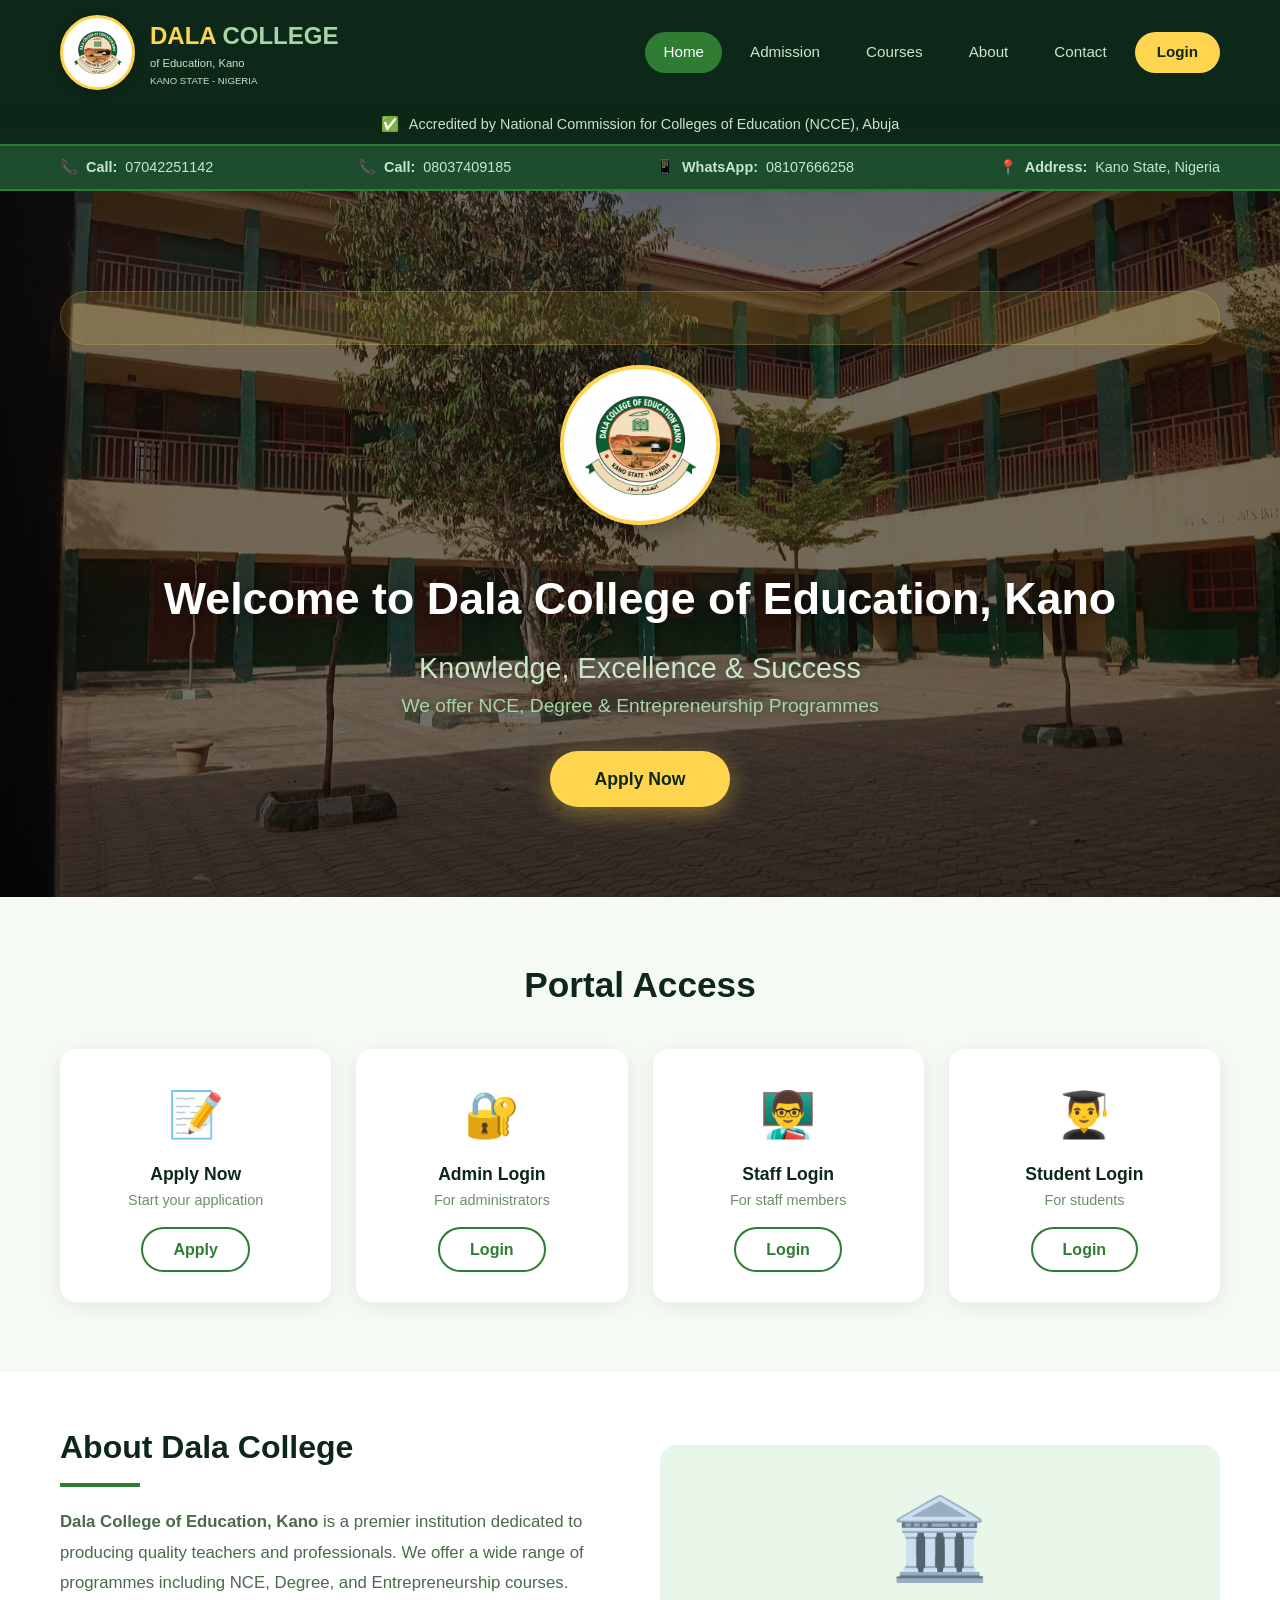
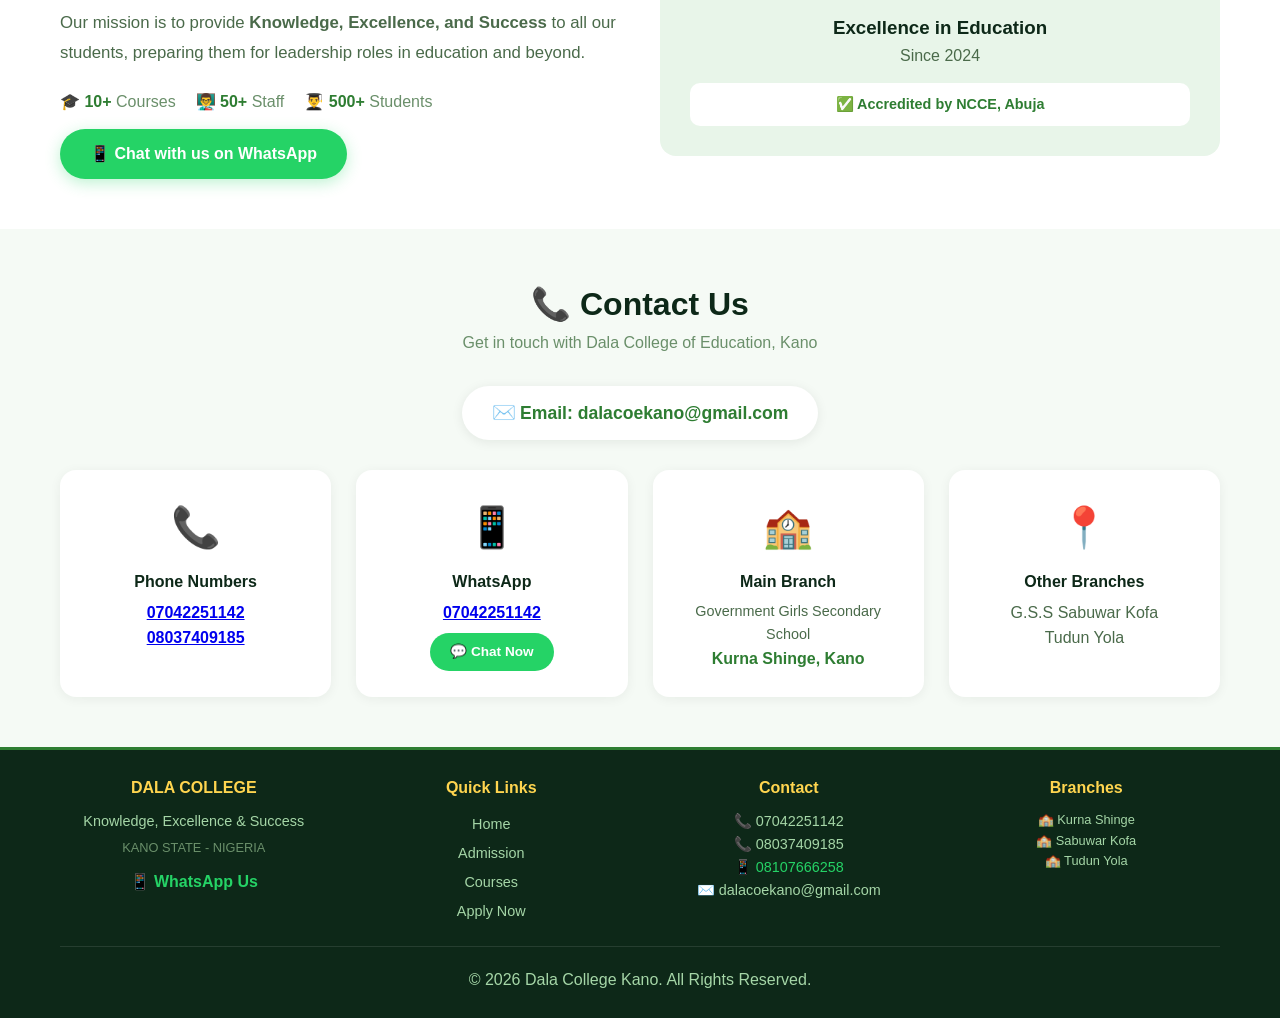
<file: index.html>
<!DOCTYPE html>
<html lang="ha">
<head>
    <meta charset="UTF-8">
    <meta name="viewport" content="width=device-width, initial-scale=1.0">
    <title>Dala College of Education, Kano</title>
    <link rel="stylesheet" href="style.css">
</head>
<body>

    <!-- TOP BAR -->
    <div class="topbar">
        <div class="container">
            <div class="logo">
                <!-- LOGO - CIRCULAR -->
                <img src="images/dala-logo.png" alt="Dala College Logo" class="logo-img" onerror="this.style.display='none'">
                <div class="logo-text">
                    <span class="logo-title">DALA <span>COLLEGE</span></span>
                    <span class="logo-sub">of Education, Kano</span>
                    <span class="logo-sub" style="font-size: 0.6rem; color: #c8e6c9;">KANO STATE - NIGERIA</span>
                </div>
            </div>
            <nav>
                <a href="index.html" class="active">Home</a>
                <a href="admission.html">Admission</a>
                <a href="courses.html">Courses</a>
                <a href="#about">About</a>
                <a href="#contact">Contact</a>
                <a href="login.php" class="btn-nav">Login</a>
            </nav>
        </div>
    </div>

    <!-- ACCREDITATION BAR -->
    <div class="accreditation-bar">
        <div class="container">
            <div class="accreditation-content">
                <span>✅</span>
                <span>Accredited by National Commission for Colleges of Education (NCCE), Abuja</span>
            </div>
        </div>
    </div>

    <!-- QUICK CONTACT BAR -->
    <div class="quick-contact">
        <div class="container">
            <div class="contact-items">
                <div class="contact-item">📞 <strong>Call:</strong> <a href="tel:07042251142">07042251142</a></div>
                <div class="contact-item">📞 <strong>Call:</strong> <a href="tel:08037409185">08037409185</a></div>
                <div class="contact-item">📱 <strong>WhatsApp:</strong> <a href="https://wa.me/07042251142" target="_blank">08107666258</a></div>
                <div class="contact-item">📍 <strong>Address:</strong> Kano State, Nigeria</div>
            </div>
        </div>
    </div>

    <!-- HERO SECTION -->
    <section class="hero">
        <div class="hero-slider">
            <div class="slide active" style="background-image: url('images/school-banner.jpg');"></div>
            <div class="slide" style="background-image: url('images/school-banner (1).jpg');"></div>
        </div>
        <div class="hero-overlay"></div>
        <div class="container">
            <div class="hero-content">

                <!-- SLIDING / MOVING TEXT (MARQUEE) -->
                <div class="hero-marquee">
                    <span>📢 Welcome to Dala College of Education, Kano - Knowledge, Excellence & Success 🎓</span>
                </div>

                <!-- LOGO A CIKIN HERO - CIRCULAR -->
                <div class="hero-logo">
                    <img src="images/dala-logo.png" alt="Dala College Logo" class="hero-logo-img" onerror="this.style.display='none'">
                </div>

                <h1>Welcome to Dala College of Education, Kano</h1>
                <p class="subtitle">Knowledge, Excellence & Success</p>
                <p class="description">We offer NCE, Degree & Entrepreneurship Programmes</p>
                
                <a href="apply.php" class="btn-primary">Apply Now</a>
            </div>
        </div>
    </section>

    <!-- PORTAL SECTION -->
    <section class="portal">
        <div class="container">
            <h2>Portal Access</h2>
            <div class="portal-grid">
                <div class="portal-card">
                    <span class="icon">📝</span>
                    <h3>Apply Now</h3>
                    <p>Start your application</p>
                    <a href="apply.php" class="btn-outline">Apply</a>
                </div>
                <div class="portal-card">
                    <span class="icon">🔐</span>
                    <h3>Admin Login</h3>
                    <p>For administrators</p>
                    <a href="login.php" class="btn-outline">Login</a>
                </div>
                <div class="portal-card">
                    <span class="icon">👨‍🏫</span>
                    <h3>Staff Login</h3>
                    <p>For staff members</p>
                    <a href="staff_login.html" class="btn-outline">Login</a>
                </div>
                <div class="portal-card">
                    <span class="icon">👨‍🎓</span>
                    <h3>Student Login</h3>
                    <p>For students</p>
                    <a href="login.php" class="btn-outline">Login</a>
                </div>
            </div>
        </div>
    </section>

    <!-- ABOUT SECTION -->
    <section id="about" style="padding: 50px 20px; background: white;">
        <div class="container">
            <div style="display: grid; grid-template-columns: 1fr 1fr; gap: 40px; align-items: center;">
                <div>
                    <h2 style="color: #0d2818; font-size: 2rem;">About Dala College</h2>
                    <div style="width: 80px; height: 4px; background: #2e7d32; margin: 10px 0 20px;"></div>
                    <p style="color: #4a6a4a; line-height: 1.8; font-size: 1.05rem;">
                        <strong>Dala College of Education, Kano</strong> is a premier institution dedicated to producing 
                        quality teachers and professionals. We offer a wide range of programmes including 
                        NCE, Degree, and Entrepreneurship courses.
                    </p>
                    <p style="color: #4a6a4a; line-height: 1.8; font-size: 1.05rem; margin-top: 10px;">
                        Our mission is to provide <strong>Knowledge, Excellence, and Success</strong> 
                        to all our students, preparing them for leadership roles in education and beyond.
                    </p>
                    <div style="margin-top: 20px; display: flex; gap: 20px; flex-wrap: wrap;">
                        <div><strong style="color: #2e7d32;">🎓 10+</strong> <span style="color: #6a8f6a;">Courses</span></div>
                        <div><strong style="color: #2e7d32;">👨‍🏫 50+</strong> <span style="color: #6a8f6a;">Staff</span></div>
                        <div><strong style="color: #2e7d32;">👨‍🎓 500+</strong> <span style="color: #6a8f6a;">Students</span></div>
                    </div>
                    <div style="margin-top: 15px;">
                        <a href="https://wa.me/2347042251142" target="_blank" class="btn-whatsapp">
                            📱 Chat with us on WhatsApp
                        </a>
                    </div>
                </div>
                <div style="background: #e8f5e9; padding: 30px; border-radius: 16px; text-align: center;">
                    <span style="font-size: 5rem;">🏛️</span>
                    <h3 style="color: #0d2818; margin-top: 10px;">Excellence in Education</h3>
                    <p style="color: #4a6a4a;">Since 2024</p>
                    <div style="margin-top: 15px; padding: 10px; background: white; border-radius: 10px;">
                        <p style="color: #2e7d32; font-weight: 600; font-size: 0.9rem;">✅ Accredited by NCCE, Abuja</p>
                    </div>
                </div>
            </div>
        </div>
    </section>

    <!-- CONTACT SECTION -->
    <section id="contact" style="padding: 50px 20px; background: #f5faf5;">
        <div class="container">
            <h2 style="text-align: center; color: #0d2818; font-size: 2rem;">📞 Contact Us</h2>
            <p style="text-align: center; color: #6a8f6a; margin-bottom: 30px;">Get in touch with Dala College of Education, Kano</p>
            
            <div style="text-align: center; margin-bottom: 30px;">
                <div style="display: inline-block; background: white; padding: 12px 30px; border-radius: 50px; box-shadow: 0 2px 12px rgba(0,30,0,0.08);">
                    <span style="font-size: 1.2rem;">✉️</span>
                    <span style="color: #2e7d32; font-weight: 600; font-size: 1.1rem;">Email: dalacoekano@gmail.com</span>
                </div>
            </div>

            <div style="display: grid; grid-template-columns: repeat(auto-fit, minmax(250px, 1fr)); gap: 25px;">
                <div style="background: white; padding: 25px; border-radius: 16px; text-align: center; box-shadow: 0 2px 12px rgba(0,30,0,0.06);">
                    <span style="font-size: 2.5rem;">📞</span>
                    <h4 style="color: #0d2818; margin: 10px 0 5px;">Phone Numbers</h4>
                    <p style="color: #2e7d32; font-weight: 600;"><a href="tel:07042251142">07042251142</a></p>
                    <p style="color: #2e7d32; font-weight: 600;"><a href="tel:08037409185">08037409185</a></p>
                </div>
                <div style="background: white; padding: 25px; border-radius: 16px; text-align: center; box-shadow: 0 2px 12px rgba(0,30,0,0.06);">
                    <span style="font-size: 2.5rem;">📱</span>
                    <h4 style="color: #0d2818; margin: 10px 0 5px;">WhatsApp</h4>
                    <p style="color: #2e7d32; font-weight: 600;">
                        <a href="https://wa.me/2347042251142" target="_blank">07042251142</a>
                    </p>
                    <a href="https://wa.me/2347042251142" target="_blank" class="btn-whatsapp-small">
                        💬 Chat Now
                    </a>
                </div>
                <div style="background: white; padding: 25px; border-radius: 16px; text-align: center; box-shadow: 0 2px 12px rgba(0,30,0,0.06);">
                    <span style="font-size: 2.5rem;">🏫</span>
                    <h4 style="color: #0d2818; margin: 10px 0 5px;">Main Branch</h4>
                    <p style="color: #4a6a4a; font-size: 0.9rem;">Government Girls Secondary School</p>
                    <p style="color: #2e7d32; font-weight: 600;">Kurna Shinge, Kano</p>
                </div>
                <div style="background: white; padding: 25px; border-radius: 16px; text-align: center; box-shadow: 0 2px 12px rgba(0,30,0,0.06);">
                    <span style="font-size: 2.5rem;">📍</span>
                    <h4 style="color: #0d2818; margin: 10px 0 5px;">Other Branches</h4>
                    <p style="color: #4a6a4a;">G.S.S Sabuwar Kofa</p>
                    <p style="color: #4a6a4a;">Tudun Yola</p>
                </div>
            </div>
        </div>
    </section>

    <!-- FOOTER -->
    <footer>
        <div class="container">
            <div style="display: grid; grid-template-columns: repeat(auto-fit, minmax(200px, 1fr)); gap: 30px; padding-bottom: 20px; border-bottom: 1px solid rgba(255,255,255,0.1); margin-bottom: 20px;">
                <div>
                    <h4 style="color: #ffd54f; margin-bottom: 10px;">DALA COLLEGE</h4>
                    <p style="color: #a5d6a7; font-size: 0.9rem;">Knowledge, Excellence & Success</p>
                    <p style="color: #6a8f6a; font-size: 0.8rem; margin-top: 5px;">KANO STATE - NIGERIA</p>
                    <a href="https://wa.me/2347042251142 target="_blank" style="display:inline-block; margin-top:10px; color:#25D366; font-weight:600;">📱 WhatsApp Us</a>
                </div>
                <div>
                    <h4 style="color: #ffd54f; margin-bottom: 10px;">Quick Links</h4>
                    <a href="index.html" style="color: #a5d6a7; display: block; font-size: 0.9rem; text-decoration: none; padding: 3px 0;">Home</a>
                    <a href="admission.html" style="color: #a5d6a7; display: block; font-size: 0.9rem; text-decoration: none; padding: 3px 0;">Admission</a>
                    <a href="courses.html" style="color: #a5d6a7; display: block; font-size: 0.9rem; text-decoration: none; padding: 3px 0;">Courses</a>
                    <a href="apply.php" style="color: #a5d6a7; display: block; font-size: 0.9rem; text-decoration: none; padding: 3px 0;">Apply Now</a>
                </div>
                <div>
                    <h4 style="color: #ffd54f; margin-bottom: 10px;">Contact</h4>
                    <p style="color: #a5d6a7; font-size: 0.9rem;">📞 <a href="tel:07042251142" style="color:#a5d6a7;">07042251142</a></p>
                    <p style="color: #a5d6a7; font-size: 0.9rem;">📞 <a href="tel:08037409185" style="color:#a5d6a7;">08037409185</a></p>
                    <p style="color: #a5d6a7; font-size: 0.9rem;">📱 <a href="https://wa.me/2348107666258" target="_blank" style="color:#25D366;">08107666258</a></p>
                    <p style="color: #a5d6a7; font-size: 0.9rem;">✉️ dalacoekano@gmail.com</p>
                </div>
                <div>
                    <h4 style="color: #ffd54f; margin-bottom: 10px;">Branches</h4>
                    <p style="color: #a5d6a7; font-size: 0.8rem;">🏫 Kurna Shinge</p>
                    <p style="color: #a5d6a7; font-size: 0.8rem;">🏫 Sabuwar Kofa</p>
                    <p style="color: #a5d6a7; font-size: 0.8rem;">🏫 Tudun Yola</p>
                </div>
            </div>
            <p>© 2026 Dala College Kano. All Rights Reserved.</p>
        </div>
    </footer>

    <!-- JAVASCRIPT FOR SLIDING BANNER -->
    <script>
        let slideIndex = 0;
        const slides = document.querySelectorAll('.slide');

        function showSlides() {
            slides.forEach(slide => {
                slide.classList.remove('active');
            });
            
            slideIndex++;
            if (slideIndex > slides.length) {
                slideIndex = 1;
            }
            
            slides[slideIndex - 1].classList.add('active');
            setTimeout(showSlides, 5000);
        }

        if (slides.length > 0) {
            showSlides();
        }
    </script>

</body>
</html>
</file>
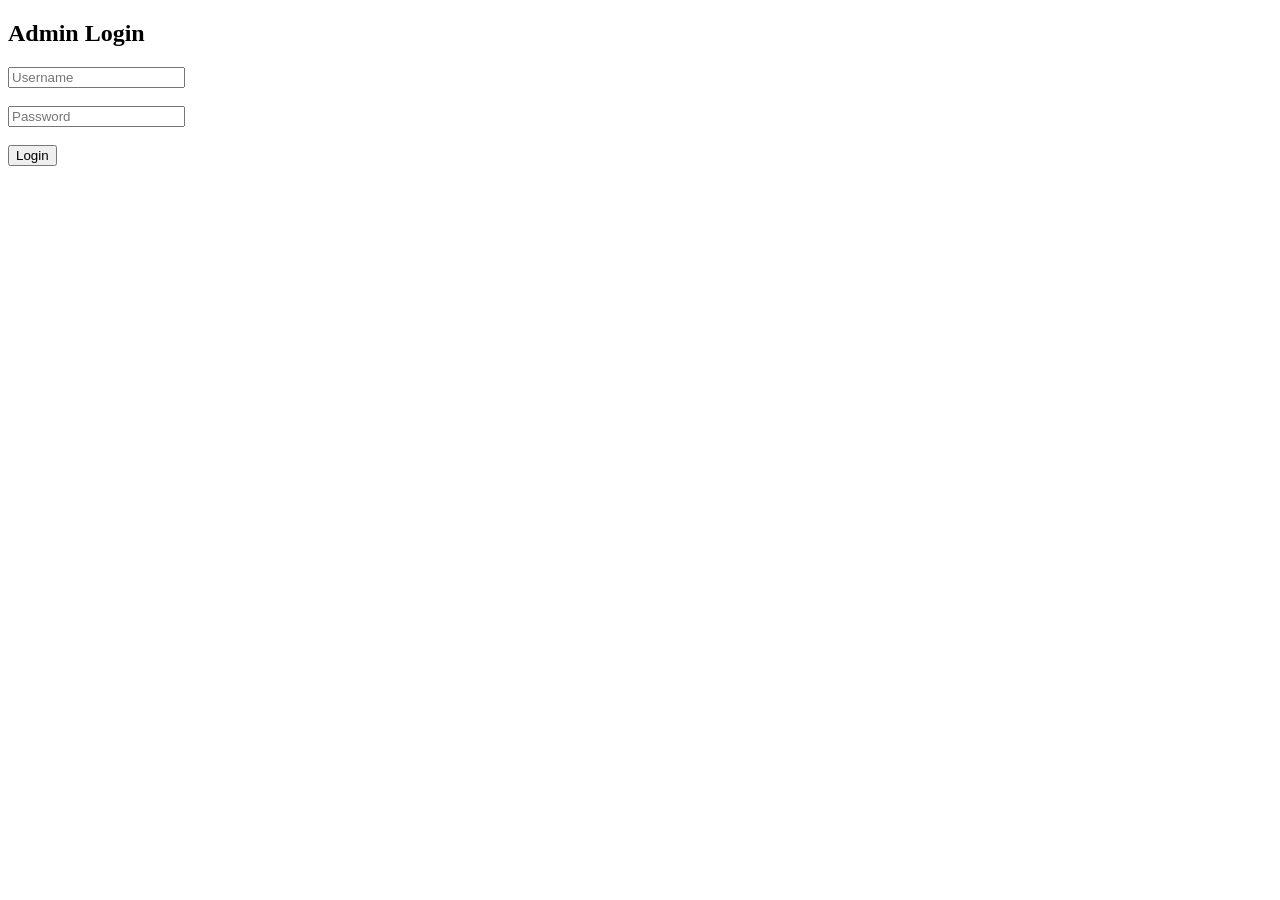
<file: admin.html>
<!DOCTYPE html>
<html>
<head>
    <title>Admin Login</title>
</head>
<body>

<h2>Admin Login</h2>

<form action="login.php" method="POST">
    <input type="text" name="username" placeholder="Username"><br><br>
    <input type="password" name="password" placeholder="Password"><br><br>
    <button type="submit">Login</button>
</form>

</body>
</html>
</file>
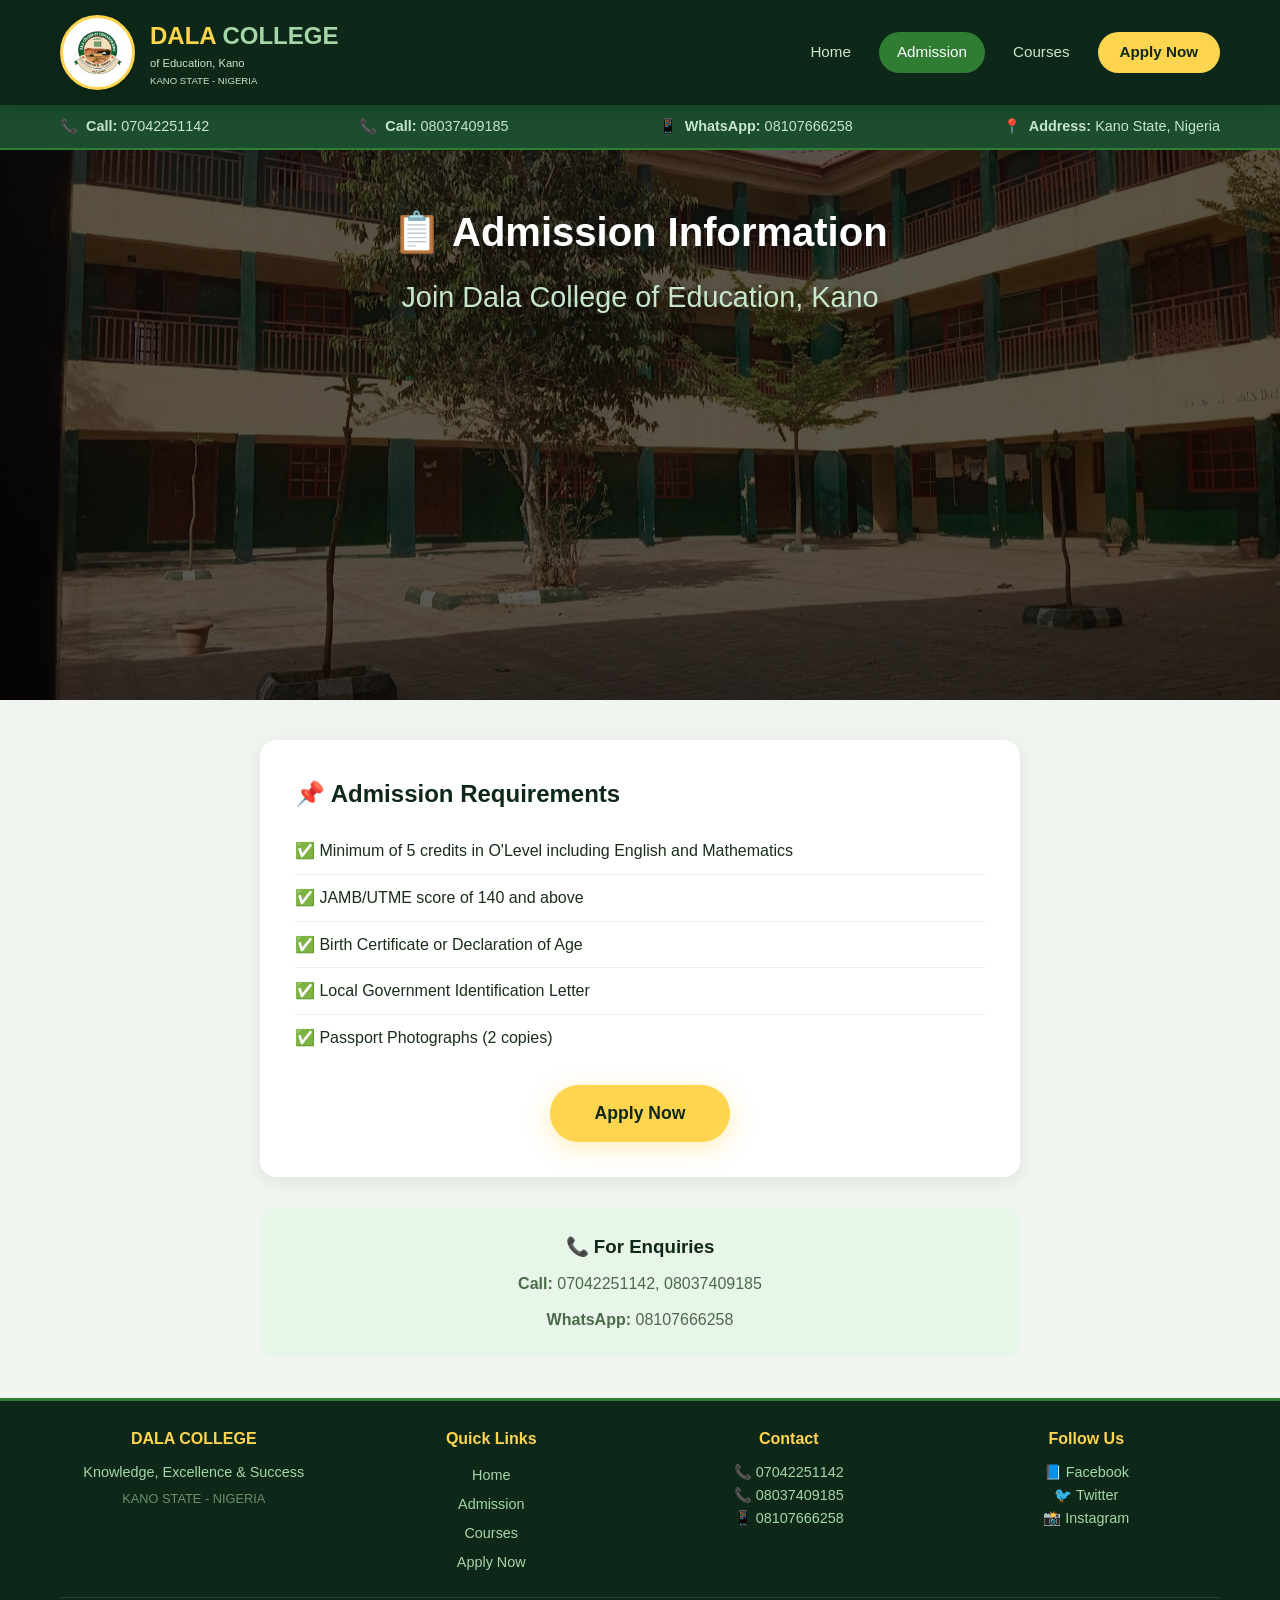
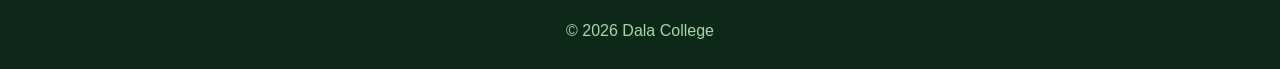
<file: admission.html>
<!DOCTYPE html>
<html lang="en">
<head>
    <meta charset="UTF-8">
    <meta name="viewport" content="width=device-width, initial-scale=1.0">
    <title>Admission - Dala College</title>
    <link rel="stylesheet" href="style.css">
</head>
<body>

    <div class="topbar">
        <div class="container">
            <div class="logo">
                <img src="images/dala-logo.png" alt="Dala College Logo" class="logo-img" onerror="this.style.display='none'">
                <div class="logo-text">
                    <span class="logo-title">DALA <span>COLLEGE</span></span>
                    <span class="logo-sub">of Education, Kano</span>
                    <span class="logo-sub" style="font-size: 0.6rem; color: #c8e6c9;">KANO STATE - NIGERIA</span>
                </div>
            </div>
            <nav>
                <a href="index.html">Home</a>
                <a href="admission.html" class="active">Admission</a>
                <a href="courses.html">Courses</a>
                <a href="apply.php" class="btn-nav">Apply Now</a>
            </nav>
        </div>
    </div>

    <!-- QUICK CONTACT BAR -->
    <div class="quick-contact">
        <div class="container">
            <div class="contact-items">
                <div class="contact-item">
                    <span class="contact-icon">📞</span>
                    <span><strong>Call:</strong> 07042251142</span>
                </div>
                <div class="contact-item">
                    <span class="contact-icon">📞</span>
                    <span><strong>Call:</strong> 08037409185</span>
                </div>
                <div class="contact-item">
                    <span class="contact-icon">📱</span>
                    <span><strong>WhatsApp:</strong> 08107666258</span>
                </div>
                <div class="contact-item">
                    <span class="contact-icon">📍</span>
                    <span><strong>Address:</strong> Kano State, Nigeria</span>
                </div>
            </div>
        </div>
    </div>

    <section class="hero" style="padding: 50px 20px;">
        <div class="container">
            <h1 style="font-size: 2.5rem;">📋 Admission Information</h1>
            <p class="subtitle">Join Dala College of Education, Kano</p>
        </div>
    </section>

    <section style="padding: 40px 20px; max-width: 800px; margin: 0 auto;">
        <div style="background: white; padding: 35px; border-radius: 16px; box-shadow: 0 4px 20px rgba(0,30,0,0.08);">
            <h2 style="color: #0d2818; margin-bottom: 15px;">📌 Admission Requirements</h2>
            <ul style="list-style: none; padding: 0;">
                <li style="padding: 10px 0; border-bottom: 1px solid #e8f0e8;">✅ Minimum of 5 credits in O'Level including English and Mathematics</li>
                <li style="padding: 10px 0; border-bottom: 1px solid #e8f0e8;">✅ JAMB/UTME score of 140 and above</li>
                <li style="padding: 10px 0; border-bottom: 1px solid #e8f0e8;">✅ Birth Certificate or Declaration of Age</li>
                <li style="padding: 10px 0; border-bottom: 1px solid #e8f0e8;">✅ Local Government Identification Letter</li>
                <li style="padding: 10px 0;">✅ Passport Photographs (2 copies)</li>
            </ul>

            <div style="margin-top: 25px; text-align: center;">
                <a href="apply.php" class="btn-primary">Apply Now</a>
            </div>
        </div>

        <!-- Contact for Enquiries -->
        <div style="margin-top: 30px; background: #e8f5e9; padding: 25px; border-radius: 16px; text-align: center;">
            <h3 style="color: #0d2818;">📞 For Enquiries</h3>
            <p style="color: #4a6a4a; margin: 10px 0;">
                <strong>Call:</strong> 07042251142, 08037409185
            </p>
            <p style="color: #4a6a4a;">
                <strong>WhatsApp:</strong> 08107666258
            </p>
        </div>
    </section>

    <footer>
        <div class="container">
            <div style="display: grid; grid-template-columns: repeat(auto-fit, minmax(200px, 1fr)); gap: 30px; padding-bottom: 20px; border-bottom: 1px solid rgba(255,255,255,0.1); margin-bottom: 20px;">
                <div>
                    <h4 style="color: #ffd54f; margin-bottom: 10px;">DALA COLLEGE</h4>
                    <p style="color: #a5d6a7; font-size: 0.9rem;">Knowledge, Excellence & Success</p>
                    <p style="color: #6a8f6a; font-size: 0.8rem; margin-top: 5px;">KANO STATE - NIGERIA</p>
                </div>
                <div>
                    <h4 style="color: #ffd54f; margin-bottom: 10px;">Quick Links</h4>
                    <a href="index.html" style="color: #a5d6a7; display: block; font-size: 0.9rem; text-decoration: none; padding: 3px 0;">Home</a>
                    <a href="admission.html" style="color: #a5d6a7; display: block; font-size: 0.9rem; text-decoration: none; padding: 3px 0;">Admission</a>
                    <a href="courses.html" style="color: #a5d6a7; display: block; font-size: 0.9rem; text-decoration: none; padding: 3px 0;">Courses</a>
                    <a href="apply.php" style="color: #a5d6a7; display: block; font-size: 0.9rem; text-decoration: none; padding: 3px 0;">Apply Now</a>
                </div>
                <div>
                    <h4 style="color: #ffd54f; margin-bottom: 10px;">Contact</h4>
                    <p style="color: #a5d6a7; font-size: 0.9rem;">📞 07042251142</p>
                    <p style="color: #a5d6a7; font-size: 0.9rem;">📞 08037409185</p>
                    <p style="color: #a5d6a7; font-size: 0.9rem;">📱 08107666258</p>
                </div>
                <div>
                    <h4 style="color: #ffd54f; margin-bottom: 10px;">Follow Us</h4>
                    <p style="color: #a5d6a7; font-size: 0.9rem;">📘 Facebook</p>
                    <p style="color: #a5d6a7; font-size: 0.9rem;">🐦 Twitter</p>
                    <p style="color: #a5d6a7; font-size: 0.9rem;">📸 Instagram</p>
                </div>
            </div>
            <p>© 2026 Dala College
</file>
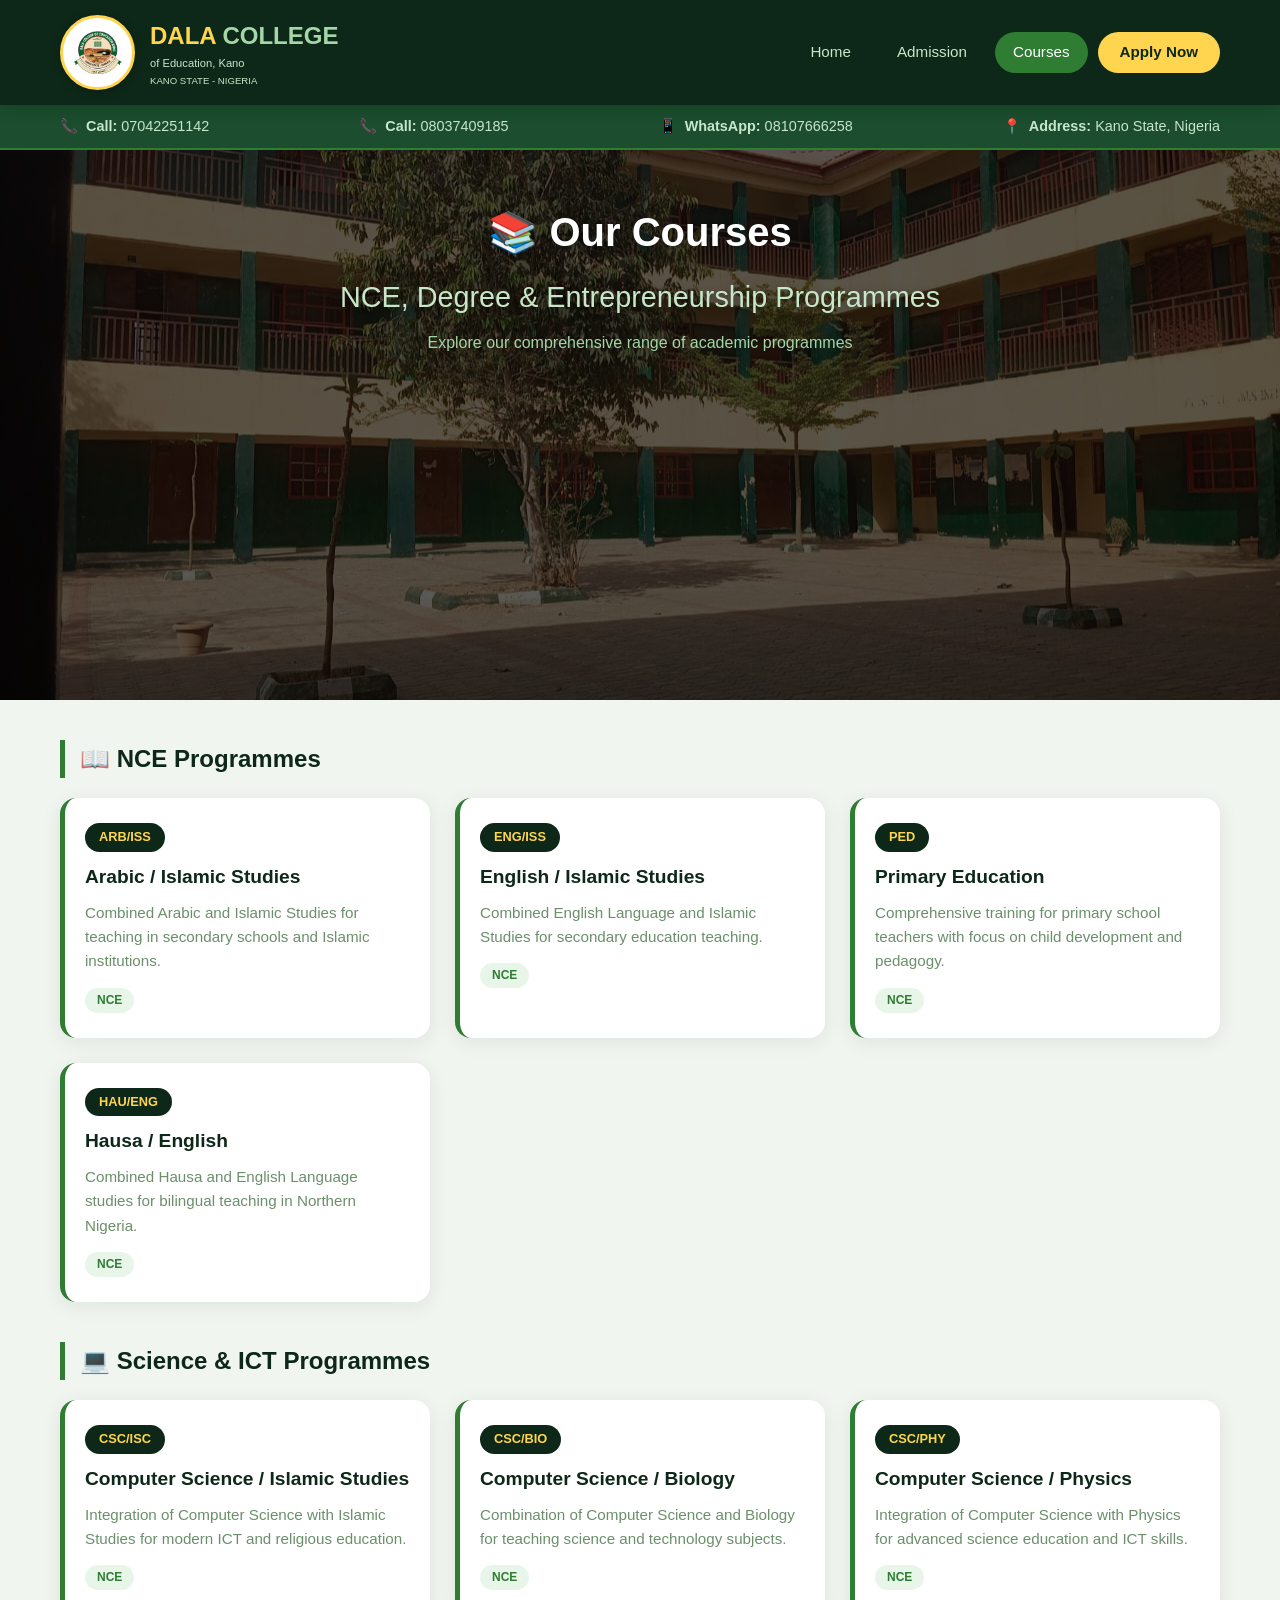
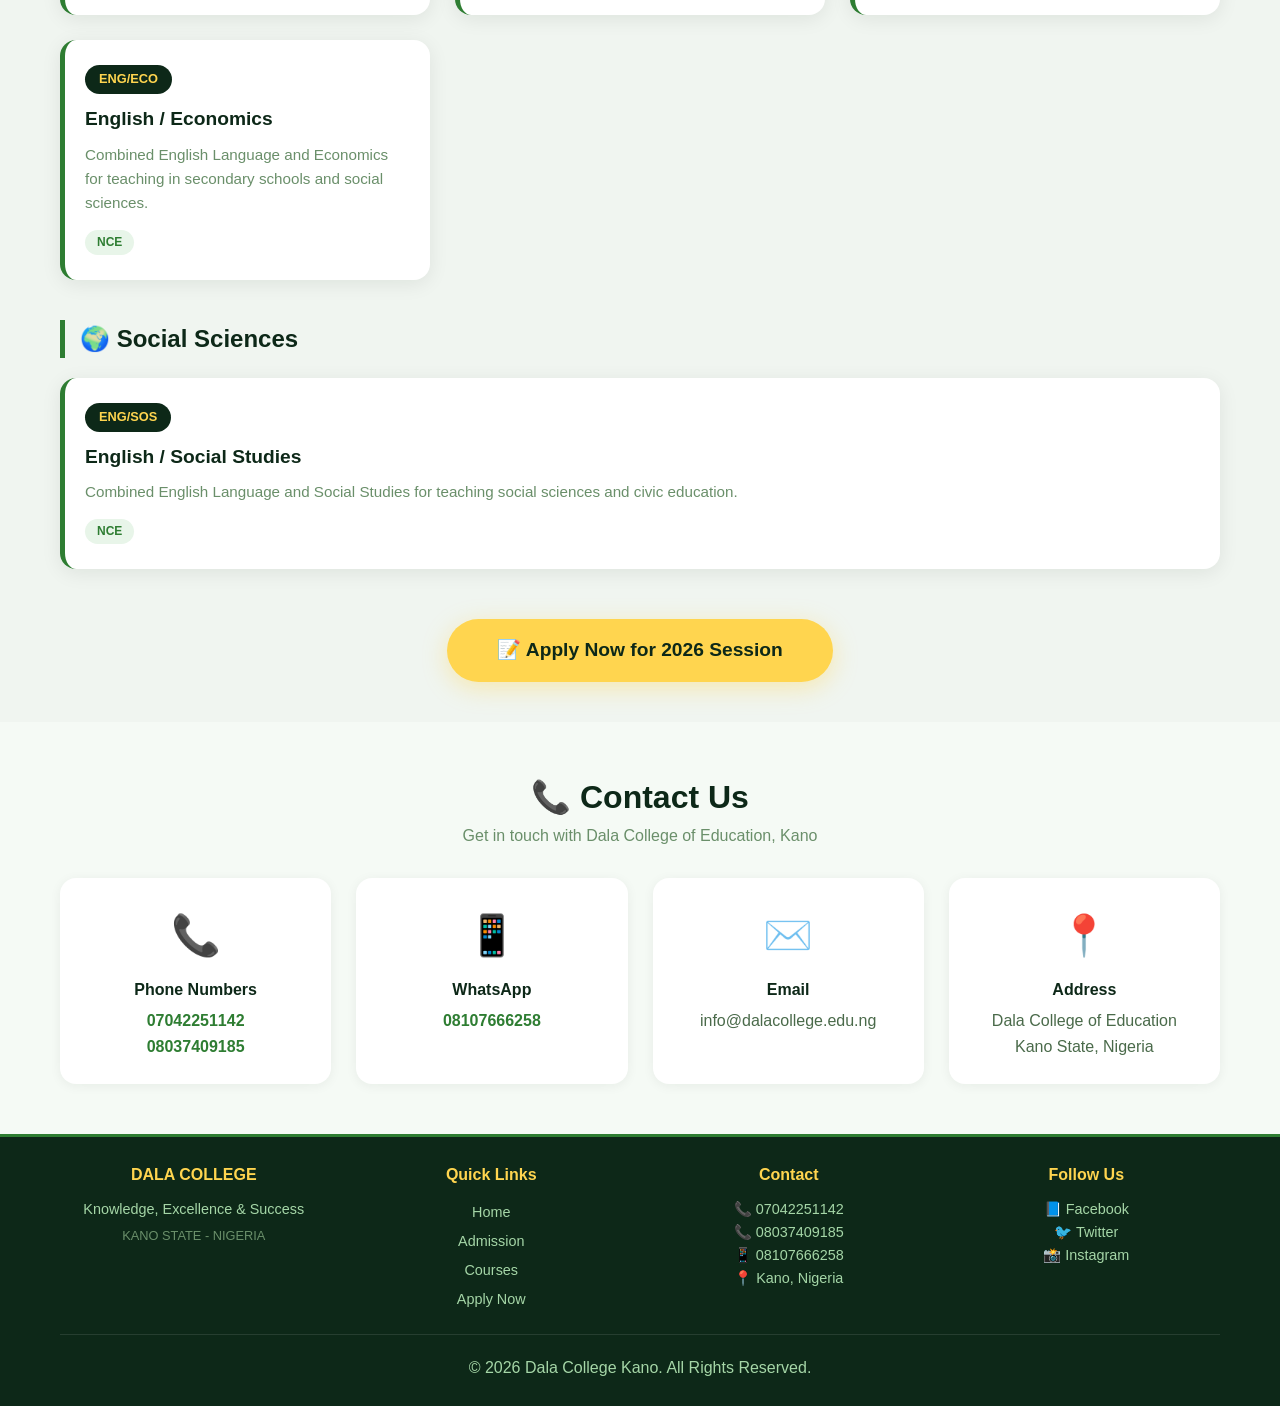
<file: courses.html>
<!DOCTYPE html>
<html lang="en">
<head>
    <meta charset="UTF-8">
    <meta name="viewport" content="width=device-width, initial-scale=1.0">
    <title>Courses - Dala College</title>
    <link rel="stylesheet" href="style.css">
</head>
<body>

    <div class="topbar">
        <div class="container">
            <div class="logo">
                <img src="images/dala-logo.png" alt="Dala College Logo" class="logo-img" onerror="this.style.display='none'">
                <div class="logo-text">
                    <span class="logo-title">DALA <span>COLLEGE</span></span>
                    <span class="logo-sub">of Education, Kano</span>
                    <span class="logo-sub" style="font-size: 0.6rem; color: #c8e6c9;">KANO STATE - NIGERIA</span>
                </div>
            </div>
            <nav>
                <a href="index.html">Home</a>
                <a href="admission.html">Admission</a>
                <a href="courses.html" class="active">Courses</a>
                <a href="apply.php" class="btn-nav">Apply Now</a>
            </nav>
        </div>
    </div>

    <!-- QUICK CONTACT BAR -->
    <div class="quick-contact">
        <div class="container">
            <div class="contact-items">
                <div class="contact-item">
                    <span class="contact-icon">📞</span>
                    <span><strong>Call:</strong> 07042251142</span>
                </div>
                <div class="contact-item">
                    <span class="contact-icon">📞</span>
                    <span><strong>Call:</strong> 08037409185</span>
                </div>
                <div class="contact-item">
                    <span class="contact-icon">📱</span>
                    <span><strong>WhatsApp:</strong> 08107666258</span>
                </div>
                <div class="contact-item">
                    <span class="contact-icon">📍</span>
                    <span><strong>Address:</strong> Kano State, Nigeria</span>
                </div>
            </div>
        </div>
    </div>

    <section class="hero" style="padding: 50px 20px;">
        <div class="container">
            <h1 style="font-size: 2.5rem;">📚 Our Courses</h1>
            <p class="subtitle">NCE, Degree & Entrepreneurship Programmes</p>
            <p style="color: #a5d6a7; margin-top: 10px;">Explore our comprehensive range of academic programmes</p>
        </div>
    </section>

    <!-- Course Categories -->
    <section style="padding: 40px 20px;">
        <div class="container">
            
            <!-- NCE Programmes -->
            <h2 style="color: #0d2818; margin-bottom: 20px; border-left: 5px solid #2e7d32; padding-left: 15px;">📖 NCE Programmes</h2>
            <div class="course-grid">
                
                <div class="course-card">
                    <div class="course-code">ARB/ISS</div>
                    <h3>Arabic / Islamic Studies</h3>
                    <p>Combined Arabic and Islamic Studies for teaching in secondary schools and Islamic institutions.</p>
                    <span class="course-type">NCE</span>
                </div>

                <div class="course-card">
                    <div class="course-code">ENG/ISS</div>
                    <h3>English / Islamic Studies</h3>
                    <p>Combined English Language and Islamic Studies for secondary education teaching.</p>
                    <span class="course-type">NCE</span>
                </div>

                <div class="course-card">
                    <div class="course-code">PED</div>
                    <h3>Primary Education</h3>
                    <p>Comprehensive training for primary school teachers with focus on child development and pedagogy.</p>
                    <span class="course-type">NCE</span>
                </div>

                <div class="course-card">
                    <div class="course-code">HAU/ENG</div>
                    <h3>Hausa / English</h3>
                    <p>Combined Hausa and English Language studies for bilingual teaching in Northern Nigeria.</p>
                    <span class="course-type">NCE</span>
                </div>

            </div>

            <!-- Science & ICT Programmes -->
            <h2 style="color: #0d2818; margin: 40px 0 20px; border-left: 5px solid #2e7d32; padding-left: 15px;">💻 Science & ICT Programmes</h2>
            <div class="course-grid">

                <div class="course-card">
                    <div class="course-code">CSC/ISC</div>
                    <h3>Computer Science / Islamic Studies</h3>
                    <p>Integration of Computer Science with Islamic Studies for modern ICT and religious education.</p>
                    <span class="course-type">NCE</span>
                </div>

                <div class="course-card">
                    <div class="course-code">CSC/BIO</div>
                    <h3>Computer Science / Biology</h3>
                    <p>Combination of Computer Science and Biology for teaching science and technology subjects.</p>
                    <span class="course-type">NCE</span>
                </div>

                <div class="course-card">
                    <div class="course-code">CSC/PHY</div>
                    <h3>Computer Science / Physics</h3>
                    <p>Integration of Computer Science with Physics for advanced science education and ICT skills.</p>
                    <span class="course-type">NCE</span>
                </div>

                <div class="course-card">
                    <div class="course-code">ENG/ECO</div>
                    <h3>English / Economics</h3>
                    <p>Combined English Language and Economics for teaching in secondary schools and social sciences.</p>
                    <span class="course-type">NCE</span>
                </div>

            </div>

            <!-- Social Sciences -->
            <h2 style="color: #0d2818; margin: 40px 0 20px; border-left: 5px solid #2e7d32; padding-left: 15px;">🌍 Social Sciences</h2>
            <div class="course-grid">

                <div class="course-card">
                    <div class="course-code">ENG/SOS</div>
                    <h3>English / Social Studies</h3>
                    <p>Combined English Language and Social Studies for teaching social sciences and civic education.</p>
                    <span class="course-type">NCE</span>
                </div>

            </div>

            <!-- Quick Apply Button -->
            <div style="text-align: center; margin-top: 50px;">
                <a href="apply.php" class="btn-primary" style="font-size: 1.2rem; padding: 16px 50px;">
                    📝 Apply Now for 2026 Session
                </a>
            </div>

        </div>
    </section>

    <!-- CONTACT SECTION -->
    <section id="contact" style="padding: 50px 20px; background: #f5faf5;">
        <div class="container">
            <h2 style="text-align: center; color: #0d2818; font-size: 2rem;">📞 Contact Us</h2>
            <p style="text-align: center; color: #6a8f6a; margin-bottom: 30px;">Get in touch with Dala College of Education, Kano</p>
            <div style="display: grid; grid-template-columns: repeat(auto-fit, minmax(220px, 1fr)); gap: 25px;">
                <div style="background: white; padding: 25px; border-radius: 16px; text-align: center; box-shadow: 0 2px 12px rgba(0,30,0,0.06);">
                    <span style="font-size: 2.5rem;">📞</span>
                    <h4 style="color: #0d2818; margin: 10px 0 5px;">Phone Numbers</h4>
                    <p style="color: #2e7d32; font-weight: 600;">07042251142</p>
                    <p style="color: #2e7d32; font-weight: 600;">08037409185</p>
                </div>
                <div style="background: white; padding: 25px; border-radius: 16px; text-align: center; box-shadow: 0 2px 12px rgba(0,30,0,0.06);">
                    <span style="font-size: 2.5rem;">📱</span>
                    <h4 style="color: #0d2818; margin: 10px 0 5px;">WhatsApp</h4>
                    <p style="color: #2e7d32; font-weight: 600;">08107666258</p>
                </div>
                <div style="background: white; padding: 25px; border-radius: 16px; text-align: center; box-shadow: 0 2px 12px rgba(0,30,0,0.06);">
                    <span style="font-size: 2.5rem;">✉️</span>
                    <h4 style="color: #0d2818; margin: 10px 0 5px;">Email</h4>
                    <p style="color: #4a6a4a;">info@dalacollege.edu.ng</p>
                </div>
                <div style="background: white; padding: 25px; border-radius: 16px; text-align: center; box-shadow: 0 2px 12px rgba(0,30,0,0.06);">
                    <span style="font-size: 2.5rem;">📍</span>
                    <h4 style="color: #0d2818; margin: 10px 0 5px;">Address</h4>
                    <p style="color: #4a6a4a;">Dala College of Education</p>
                    <p style="color: #4a6a4a;">Kano State, Nigeria</p>
                </div>
            </div>
        </div>
    </section>

    <footer>
        <div class="container">
            <div style="display: grid; grid-template-columns: repeat(auto-fit, minmax(200px, 1fr)); gap: 30px; padding-bottom: 20px; border-bottom: 1px solid rgba(255,255,255,0.1); margin-bottom: 20px;">
                <div>
                    <h4 style="color: #ffd54f; margin-bottom: 10px;">DALA COLLEGE</h4>
                    <p style="color: #a5d6a7; font-size: 0.9rem;">Knowledge, Excellence & Success</p>
                    <p style="color: #6a8f6a; font-size: 0.8rem; margin-top: 5px;">KANO STATE - NIGERIA</p>
                </div>
                <div>
                    <h4 style="color: #ffd54f; margin-bottom: 10px;">Quick Links</h4>
                    <a href="index.html" style="color: #a5d6a7; display: block; font-size: 0.9rem; text-decoration: none; padding: 3px 0;">Home</a>
                    <a href="admission.html" style="color: #a5d6a7; display: block; font-size: 0.9rem; text-decoration: none; padding: 3px 0;">Admission</a>
                    <a href="courses.html" style="color: #a5d6a7; display: block; font-size: 0.9rem; text-decoration: none; padding: 3px 0;">Courses</a>
                    <a href="apply.php" style="color: #a5d6a7; display: block; font-size: 0.9rem; text-decoration: none; padding: 3px 0;">Apply Now</a>
                </div>
                <div>
                    <h4 style="color: #ffd54f; margin-bottom: 10px;">Contact</h4>
                    <p style="color: #a5d6a7; font-size: 0.9rem;">📞 07042251142</p>
                    <p style="color: #a5d6a7; font-size: 0.9rem;">📞 08037409185</p>
                    <p style="color: #a5d6a7; font-size: 0.9rem;">📱 08107666258</p>
                    <p style="color: #a5d6a7; font-size: 0.9rem;">📍 Kano, Nigeria</p>
                </div>
                <div>
                    <h4 style="color: #ffd54f; margin-bottom: 10px;">Follow Us</h4>
                    <p style="color: #a5d6a7; font-size: 0.9rem;">📘 Facebook</p>
                    <p style="color: #a5d6a7; font-size: 0.9rem;">🐦 Twitter</p>
                    <p style="color: #a5d6a7; font-size: 0.9rem;">📸 Instagram</p>
                </div>
            </div>
            <p>© 2026 Dala College Kano. All Rights Reserved.</p>
        </div>
    </footer>

</body>
</html>
</file>
<file: style.css>
/* ============================================
   DALA COLLEGE OF EDUCATION, KANO
   COMPLETE STYLESHEET
   ============================================ */

* {
    margin: 0;
    padding: 0;
    box-sizing: border-box;
}

body {
    font-family: 'Segoe UI', Tahoma, Geneva, Verdana, sans-serif;
    background: #f0f5f0;
    color: #1a2e1a;
    line-height: 1.6;
}

.container {
    max-width: 1200px;
    margin: 0 auto;
    padding: 0 20px;
}

/* ============================================
   TOP BAR
   ============================================ */
.topbar {
    background: #0d2818;
    padding: 15px 0;
    position: sticky;
    top: 0;
    z-index: 100;
    box-shadow: 0 2px 15px rgba(0, 40, 0, 0.3);
}

.topbar .container {
    display: flex;
    justify-content: space-between;
    align-items: center;
    flex-wrap: wrap;
}

.logo {
    display: flex;
    align-items: center;
    gap: 15px;
}

.logo-img {
    height: 60px;
    width: auto;
    border-radius: 10px;
    background: white;
    padding: 5px;
    object-fit: contain;
}

.logo-title {
    font-size: 1.5rem;
    font-weight: 800;
    color: #ffd54f;
}

.logo-title span {
    color: #a5d6a7;
}

.logo-sub {
    display: block;
    font-size: 0.7rem;
    color: #c8e6c9;
}

nav {
    display: flex;
    gap: 10px;
    flex-wrap: wrap;
    align-items: center;
}

nav a {
    color: #c8e6c9;
    text-decoration: none;
    padding: 8px 18px;
    border-radius: 25px;
    font-weight: 500;
    font-size: 0.95rem;
    transition: all 0.3s ease;
}

nav a:hover,
nav a.active {
    background: #2e7d32;
    color: white;
}

.btn-nav {
    background: #ffd54f;
    color: #0d2818 !important;
    font-weight: 700;
    padding: 8px 22px !important;
}

.btn-nav:hover {
    background: #ffca28 !important;
}

/* ============================================
   ACCREDITATION BAR
   ============================================ */
.accreditation-bar {
    background: #0d2818;
    padding: 8px 0;
    border-bottom: 2px solid #2e7d32;
}

.accreditation-content {
    display: flex;
    align-items: center;
    justify-content: center;
    gap: 10px;
    color: #c8e6c9;
    font-size: 0.9rem;
}

/* ============================================
   QUICK CONTACT
   ============================================ */
.quick-contact {
    background: #1b4d2e;
    padding: 10px 0;
    border-bottom: 2px solid #2e7d32;
}

.contact-items {
    display: flex;
    justify-content: space-between;
    flex-wrap: wrap;
    gap: 10px 20px;
}

.contact-item {
    display: flex;
    align-items: center;
    gap: 8px;
    color: #c8e6c9;
    font-size: 0.9rem;
}

.contact-item a {
    color: #c8e6c9;
    text-decoration: none;
}

.contact-item a:hover {
    color: #25D366;
}

/* ============================================
   HERO SECTION
   ============================================ */
.hero {
    background: linear-gradient(135deg, #1b4d2e, #2e7d32, #388e3c);
    color: white;
    padding: 80px 20px 70px;
    text-align: center;
    position: relative;
    overflow: hidden;
}

.hero h1 {
    font-size: 3rem;
    font-weight: 800;
    margin-bottom: 10px;
}

.subtitle {
    font-size: 1.8rem;
    font-weight: 300;
    color: #c8e6c9;
}

.description {
    font-size: 1.2rem;
    color: #a5d6a7;
    margin-bottom: 30px;
}

.hero-logo-img {
    height: 100px;
    width: auto;
    border-radius: 15px;
    background: white;
    padding: 8px;
    margin-bottom: 15px;
}

.btn-primary {
    display: inline-block;
    background: #ffd54f;
    color: #0d2818;
    padding: 14px 45px;
    border-radius: 50px;
    text-decoration: none;
    font-weight: 700;
    font-size: 1.1rem;
    transition: all 0.3s ease;
}

.btn-primary:hover {
    background: #ffca28;
    transform: translateY(-3px);
}

.btn-outline {
    display: inline-block;
    padding: 8px 30px;
    border: 2px solid #2e7d32;
    border-radius: 30px;
    color: #2e7d32;
    text-decoration: none;
    font-weight: 600;
    transition: all 0.3s ease;
}

.btn-outline:hover {
    background: #2e7d32;
    color: white;
}

/* ============================================
   PORTAL SECTION
   ============================================ */
.portal {
    padding: 60px 20px 70px;
    background: #f5faf5;
}

.portal h2 {
    text-align: center;
    font-size: 2.2rem;
    color: #0d2818;
}

.portal-grid {
    display: grid;
    grid-template-columns: repeat(auto-fit, minmax(220px, 1fr));
    gap: 25px;
    margin-top: 35px;
}

.portal-card {
    background: white;
    padding: 30px 20px 25px;
    text-align: center;
    border-radius: 16px;
    box-shadow: 0 4px 20px rgba(0, 30, 0, 0.08);
    transition: all 0.3s ease;
    border-bottom: 5px solid transparent;
}

.portal-card:hover {
    transform: translateY(-8px);
    border-bottom-color: #2e7d32;
}

.portal-card .icon {
    font-size: 2.8rem;
    display: block;
    margin-bottom: 10px;
}

.portal-card h3 {
    color: #0d2818;
    font-size: 1.1rem;
}

.portal-card p {
    color: #6a8f6a;
    font-size: 0.9rem;
    margin-bottom: 15px;
}

/* ============================================
   FORM STYLES
   ============================================ */
.form-section {
    max-width: 500px;
    margin: 60px auto;
    background: white;
    padding: 40px 35px;
    border-radius: 20px;
    box-shadow: 0 8px 40px rgba(0, 30, 0, 0.1);
}

.form-section h2 {
    text-align: center;
    color: #0d2818;
    font-size: 1.8rem;
    margin-bottom: 8px;
}

.form-section .subtitle-form {
    text-align: center;
    color: #6a8f6a;
    margin-bottom: 25px;
}

.form-group {
    margin-bottom: 20px;
}

.form-group label {
    display: block;
    font-weight: 600;
    color: #1a2e1a;
    margin-bottom: 5px;
    font-size: 0.95rem;
}

.form-group input,
.form-group select,
.form-group textarea {
    width: 100%;
    padding: 12px 15px;
    border: 2px solid #dce8dc;
    border-radius: 10px;
    font-size: 1rem;
    transition: all 0.3s ease;
    background: #f9fbf9;
    font-family: inherit;
}

.form-group input:focus,
.form-group select:focus,
.form-group textarea:focus {
    border-color: #2e7d32;
    outline: none;
    box-shadow: 0 0 0 4px rgba(46, 125, 50, 0.1);
}

.form-group textarea {
    min-height: 100px;
    resize: vertical;
}

.form-group input[type="file"] {
    padding: 10px;
    border: 2px dashed #dce8dc;
    border-radius: 10px;
    background: #f9fbf9;
    cursor: pointer;
}

.btn-submit {
    width: 100%;
    padding: 14px;
    background: #2e7d32;
    color: white;
    border: none;
    border-radius: 10px;
    font-size: 1.1rem;
    font-weight: 700;
    cursor: pointer;
    transition: all 0.3s ease;
}

.btn-submit:hover {
    background: #1b5e20;
    transform: translateY(-2px);
    box-shadow: 0 6px 20px rgba(46, 125, 50, 0.3);
}

.form-links {
    text-align: center;
    margin-top: 18px;
}

.form-links a {
    color: #2e7d32;
    text-decoration: none;
    font-weight: 600;
}

.form-links a:hover {
    text-decoration: underline;
}

/* ============================================
   ALERT MESSAGES
   ============================================ */
.alert-success {
    background: #e8f5e9;
    color: #2e7d32;
    padding: 12px 20px;
    border-radius: 10px;
    margin-bottom: 20px;
    text-align: center;
    border-left: 4px solid #2e7d32;
}

.alert-error {
    background: #ffebee;
    color: #c62828;
    padding: 12px 20px;
    border-radius: 10px;
    margin-bottom: 20px;
    text-align: center;
    border-left: 4px solid #c62828;
}

/* ============================================
   BADGES
   ============================================ */
.badge {
    display: inline-block;
    padding: 4px 14px;
    border-radius: 20px;
    font-size: 0.75rem;
    font-weight: 600;
}

.badge-approved {
    background: #2e7d32;
    color: white;
}

.badge-pending {
    background: #ffa000;
    color: white;
}

.badge-rejected {
    background: #c62828;
    color: white;
}

.status-badge {
    display: inline-block;
    padding: 4px 14px;
    border-radius: 20px;
    font-size: 0.75rem;
    font-weight: 600;
}

.status-pending {
    background: #ffa000;
    color: white;
}

.status-approved {
    background: #2e7d32;
    color: white;
}

.status-rejected {
    background: #c62828;
    color: white;
}

/* ============================================
   DASHBOARD
   ============================================ */
.dashboard-wrapper {
    display: flex;
    min-height: 100vh;
}

.dashboard-sidebar {
    width: 250px;
    background: #0d2818;
    color: white;
    padding: 25px 0;
    position: fixed;
    height: 100vh;
    overflow-y: auto;
}

.dashboard-sidebar .logo-small {
    text-align: center;
    padding: 0 20px 25px;
    border-bottom: 1px solid rgba(255, 255, 255, 0.1);
    margin-bottom: 15px;
}

.dashboard-sidebar .logo-small h2 {
    font-size: 1.2rem;
    color: #a5d6a7;
}

.dashboard-sidebar .logo-small h2 span {
    color: #ffd54f;
}

.dashboard-sidebar a {
    display: block;
    color: #c8e6c9;
    padding: 12px 25px;
    text-decoration: none;
    transition: all 0.3s ease;
    border-left: 4px solid transparent;
}

.dashboard-sidebar a:hover,
.dashboard-sidebar a.active {
    background: rgba(46, 125, 50, 0.2);
    border-left-color: #ffd54f;
    color: white;
}

.dashboard-main {
    margin-left: 250px;
    padding: 30px;
    flex: 1;
    background: #f0f5f0;
    min-height: 100vh;
}

.dashboard-header {
    display: flex;
    justify-content: space-between;
    align-items: center;
    flex-wrap: wrap;
    margin-bottom: 30px;
    padding-bottom: 15px;
    border-bottom: 2px solid #dce8dc;
}

.dashboard-header h1 {
    color: #0d2818;
    font-size: 1.8rem;
}

.dashboard-header .user-info {
    color: #2e7d32;
    font-weight: 600;
}

/* ============================================
   STATS GRID
   ============================================ */
.stats-grid {
    display: grid;
    grid-template-columns: repeat(auto-fit, minmax(150px, 1fr));
    gap: 15px;
    margin-bottom: 25px;
}

.stat-card {
    background: white;
    padding: 20px;
    border-radius: 12px;
    text-align: center;
    box-shadow: 0 2px 8px rgba(0, 30, 0, 0.06);
}

.stat-card .number {
    font-size: 2rem;
    font-weight: 800;
    color: #2e7d32;
}

.stat-card .label {
    color: #6a8f6a;
    font-size: 0.85rem;
}

/* ============================================
   TABLE STYLES
   ============================================ */
.table-wrap {
    background: white;
    padding: 20px;
    border-radius: 16px;
    box-shadow: 0 2px 12px rgba(0, 30, 0, 0.06);
    overflow-x: auto;
}

.table-wrap h3 {
    color: #0d2818;
    margin-bottom: 15px;
}

.table-wrap table {
    width: 100%;
    border-collapse: collapse;
    font-size: 0.85rem;
}

.table-wrap table th {
    background: #0d2818;
    color: white;
    padding: 10px 12px;
    text-align: left;
    white-space: nowrap;
}

.table-wrap table td {
    padding: 10px 12px;
    border-bottom: 1px solid #e8f0e8;
    vertical-align: middle;
}

.table-wrap table tr:hover td {
    background: #f5faf5;
}

/* ============================================
   ACTION BUTTONS
   ============================================ */
.btn-approve {
    background: #2e7d32;
    color: white;
    border: none;
    padding: 5px 14px;
    border-radius: 6px;
    cursor: pointer;
    font-weight: 600;
    font-size: 0.75rem;
    transition: all 0.3s ease;
}

.btn-approve:hover {
    background: #1b5e20;
    transform: scale(1.05);
}

.btn-reject {
    background: #c62828;
    color: white;
    border: none;
    padding: 5px 14px;
    border-radius: 6px;
    cursor: pointer;
    font-weight: 600;
    font-size: 0.75rem;
    transition: all 0.3s ease;
}

.btn-reject:hover {
    background: #b71c1c;
    transform: scale(1.05);
}

/* ============================================
   STUDENT PHOTO
   ============================================ */
.student-photo {
    width: 40px;
    height: 40px;
    border-radius: 50%;
    border: 2px solid #2e7d32;
    object-fit: cover;
    background: #f0f5f0;
}

.name-cell {
    display: flex;
    align-items: center;
    gap: 10px;
}

/* ============================================
   STAFF BADGES
   ============================================ */
.role-badge {
    display: inline-block;
    padding: 2px 12px;
    border-radius: 12px;
    font-size: 0.7rem;
    font-weight: 600;
    background: #e3f2fd;
    color: #0d47a1;
}

.can-accept-yes {
    background: #e8f5e9;
    color: #2e7d32;
    padding: 4px 14px;
    border-radius: 20px;
    font-size: 0.8rem;
    font-weight: 600;
}

.can-accept-no {
    background: #ffebee;
    color: #c62828;
    padding: 4px 14px;
    border-radius: 20px;
    font-size: 0.8rem;
    font-weight: 600;
}

/* ============================================
   ACTION FORM
   ============================================ */
.action-form {
    display: flex;
    gap: 6px;
    align-items: center;
    flex-wrap: wrap;
}

.action-form input,
.action-form textarea {
    padding: 5px 8px;
    border: 1px solid #dce8dc;
    border-radius: 6px;
    font-size: 0.78rem;
}

.action-form textarea {
    min-width: 100px;
    min-height: 30px;
    max-height: 50px;
}

.action-cell {
    min-width: 240px;
}

/* ============================================
   QUICK ACTIONS
   ============================================ */
.quick-actions {
    display: grid;
    grid-template-columns: repeat(auto-fit, minmax(200px, 1fr));
    gap: 20px;
    margin: 20px 0;
}

.quick-action-card {
    background: white;
    padding: 25px;
    border-radius: 16px;
    text-align: center;
    box-shadow: 0 2px 12px rgba(0, 30, 0, 0.06);
    transition: all 0.3s ease;
    text-decoration: none;
    display: block;
}

.quick-action-card:hover {
    transform: translateY(-5px);
    box-shadow: 0 8px 25px rgba(46, 125, 50, 0.15);
}

.quick-action-card .icon {
    font-size: 2.5rem;
    display: block;
    margin-bottom: 10px;
}

.quick-action-card h3 {
    color: #0d2818;
    font-size: 1rem;
}

.quick-action-card p {
    color: #6a8f6a;
    font-size: 0.85rem;
}

/* ============================================
   COURSE CARDS
   ============================================ */
.course-grid {
    display: grid;
    grid-template-columns: repeat(auto-fit, minmax(280px, 1fr));
    gap: 25px;
    margin: 20px 0;
}

.course-card {
    background: white;
    padding: 25px 20px;
    border-radius: 16px;
    box-shadow: 0 4px 20px rgba(0, 30, 0, 0.08);
    transition: all 0.3s ease;
    border-left: 5px solid #2e7d32;
}

.course-card:hover {
    transform: translateY(-5px);
    box-shadow: 0 12px 40px rgba(46, 125, 50, 0.15);
}

.course-card .course-code {
    display: inline-block;
    background: #0d2818;
    color: #ffd54f;
    padding: 4px 14px;
    border-radius: 20px;
    font-size: 0.8rem;
    font-weight: 700;
    margin-bottom: 10px;
}

.course-card h3 {
    color: #0d2818;
    font-size: 1.2rem;
    margin-bottom: 8px;
}

.course-card p {
    color: #6a8f6a;
    font-size: 0.95rem;
    line-height: 1.6;
    margin-bottom: 12px;
}

.course-card .course-type {
    display: inline-block;
    background: #e8f5e9;
    color: #2e7d32;
    padding: 3px 12px;
    border-radius: 15px;
    font-size: 0.75rem;
    font-weight: 600;
}

/* ============================================
   FOOTER
   ============================================ */
footer {
    background: #0d2818;
    color: #a5d6a7;
    text-align: center;
    padding: 25px 20px;
    border-top: 3px solid #2e7d32;
}

footer a {
    color: #a5d6a7;
    text-decoration: none;
}

footer a:hover {
    color: #ffd54f;
}

/* ============================================
   RESPONSIVE
   ============================================ */
@media (max-width: 768px) {
    .topbar .container {
        flex-direction: column;
        gap: 12px;
    }
    .hero h1 {
        font-size: 2rem;
    }
    .subtitle {
        font-size: 1.3rem;
    }
    .contact-items {
        justify-content: center;
    }
    .portal-grid {
        grid-template-columns: 1fr 1fr;
    }
    .dashboard-sidebar {
        width: 100%;
        position: relative;
        height: auto;
    }
    .dashboard-main {
        margin-left: 0;
    }
    .stats-grid {
        grid-template-columns: 1fr 1fr;
    }
    .action-cell {
        min-width: auto;
    }
    .action-form {
        flex-direction: column;
        align-items: stretch;
    }
    .action-form textarea {
        min-width: auto;
    }
}

@media (max-width: 480px) {
    .portal-grid {
        grid-template-columns: 1fr;
    }
    .hero h1 {
        font-size: 1.5rem;
    }
    .hero-logo-img {
        height: 70px;
    }
    .logo-img {
        height: 40px;
    }
    .logo-title {
        font-size: 1rem;
    }
    .dashboard-main {
        padding: 15px;
    }
    .stats-grid {
        grid-template-columns: 1fr;
    }
    .form-section {
        padding: 25px 20px;
        margin: 30px 15px;
    }
    .course-grid {
        grid-template-columns: 1fr;
    }
    .quick-actions {
        grid-template-columns: 1fr;
    }
}* {
    margin: 0;
    padding: 0;
    box-sizing: border-box;
}

body {
    font-family: 'Segoe UI', Tahoma, Geneva, Verdana, sans-serif;
    background: #f0f5f0;
    color: #1a2e1a;
    line-height: 1.6;
}

.container {
    max-width: 1200px;
    margin: 0 auto;
    padding: 0 20px;
}

/* ============================================
   TOP BAR
   ============================================ */
.topbar {
    background: #0d2818;
    padding: 15px 0;
    position: sticky;
    top: 0;
    z-index: 100;
    box-shadow: 0 2px 15px rgba(0, 40, 0, 0.3);
}

.topbar .container {
    display: flex;
    justify-content: space-between;
    align-items: center;
    flex-wrap: wrap;
}

.logo {
    display: flex;
    align-items: center;
    gap: 15px;
}

.logo-img {
    height: 60px;
    width: auto;
    border-radius: 10px;
    background: white;
    padding: 5px;
    object-fit: contain;
    box-shadow: 0 2px 8px rgba(0, 0, 0, 0.2);
}

.logo-title {
    font-size: 1.5rem;
    font-weight: 800;
    color: #ffd54f;
}

.logo-title span {
    color: #a5d6a7;
}

.logo-sub {
    display: block;
    font-size: 0.7rem;
    color: #c8e6c9;
}

nav {
    display: flex;
    gap: 10px;
    flex-wrap: wrap;
    align-items: center;
}

nav a {
    color: #c8e6c9;
    text-decoration: none;
    padding: 8px 18px;
    border-radius: 25px;
    font-weight: 500;
    font-size: 0.95rem;
    transition: all 0.3s ease;
}

nav a:hover,
nav a.active {
    background: #2e7d32;
    color: white;
}

.btn-nav {
    background: #ffd54f;
    color: #0d2818 !important;
    font-weight: 700;
    padding: 8px 22px !important;
}

.btn-nav:hover {
    background: #ffca28 !important;
}

/* ============================================
   ACCREDITATION BAR
   ============================================ */
.accreditation-bar {
    background: #0d2818;
    padding: 8px 0;
    border-bottom: 2px solid #2e7d32;
}

.accreditation-content {
    display: flex;
    align-items: center;
    justify-content: center;
    gap: 10px;
    color: #c8e6c9;
    font-size: 0.9rem;
}

/* ============================================
   QUICK CONTACT
   ============================================ */
.quick-contact {
    background: #1b4d2e;
    padding: 10px 0;
    border-bottom: 2px solid #2e7d32;
}

.contact-items {
    display: flex;
    justify-content: space-between;
    flex-wrap: wrap;
    gap: 10px 20px;
}

.contact-item {
    display: flex;
    align-items: center;
    gap: 8px;
    color: #c8e6c9;
    font-size: 0.9rem;
}

.contact-item a {
    color: #c8e6c9;
    text-decoration: none;
}

.contact-item a:hover {
    color: #25D366;
}

/* ============================================
   HERO SECTION - WITH BANNER BACKGROUND
   ============================================ */
.hero {
    background: linear-gradient(rgba(0, 0, 0, 0.65), rgba(0, 0, 0, 0.65)), 
                url('images/school-banner.jpg') no-repeat center center/cover;
    color: white;
    padding: 100px 20px 90px;
    text-align: center;
    position: relative;
    overflow: hidden;
    min-height: 500px;
}

.hero-overlay {
    position: absolute;
    top: 0;
    left: 0;
    width: 100%;
    height: 100%;
    background: rgba(0, 0, 0, 0.4);
    z-index: 0;
}

.hero .container {
    position: relative;
    z-index: 1;
}

.hero h1 {
    font-size: 3rem;
    font-weight: 800;
    margin-bottom: 10px;
    text-shadow: 0 2px 10px rgba(0, 0, 0, 0.3);
}

.subtitle {
    font-size: 1.8rem;
    font-weight: 300;
    color: #c8e6c9;
    text-shadow: 0 2px 8px rgba(0, 0, 0, 0.3);
}

.description {
    font-size: 1.2rem;
    color: #a5d6a7;
    margin-bottom: 30px;
    text-shadow: 0 2px 8px rgba(0, 0, 0, 0.3);
}

/* Hero Logo */
.hero-logo {
    margin-bottom: 15px;
}

.hero-logo-img {
    height: 120px;
    width: auto;
    border-radius: 15px;
    background: white;
    padding: 10px;
    object-fit: contain;
    box-shadow: 0 4px 25px rgba(0, 0, 0, 0.3);
    transition: transform 0.3s ease;
}

.hero-logo-img:hover {
    transform: scale(1.05);
}

/* ============================================
   BUTTONS
   ============================================ */
.btn-primary {
    display: inline-block;
    background: #ffd54f;
    color: #0d2818;
    padding: 14px 45px;
    border-radius: 50px;
    text-decoration: none;
    font-weight: 700;
    font-size: 1.1rem;
    transition: all 0.3s ease;
    box-shadow: 0 6px 25px rgba(255, 213, 79, 0.4);
}

.btn-primary:hover {
    background: #ffca28;
    transform: translateY(-3px);
    box-shadow: 0 10px 35px rgba(255, 213, 79, 0.5);
}

.btn-outline {
    display: inline-block;
    padding: 8px 30px;
    border: 2px solid #2e7d32;
    border-radius: 30px;
    color: #2e7d32;
    text-decoration: none;
    font-weight: 600;
    transition: all 0.3s ease;
}

.btn-outline:hover {
    background: #2e7d32;
    color: white;
}

/* ============================================
   PORTAL SECTION
   ============================================ */
.portal {
    padding: 60px 20px 70px;
    background: #f5faf5;
}

.portal h2 {
    text-align: center;
    font-size: 2.2rem;
    color: #0d2818;
}

.portal-grid {
    display: grid;
    grid-template-columns: repeat(auto-fit, minmax(220px, 1fr));
    gap: 25px;
    margin-top: 35px;
}

.portal-card {
    background: white;
    padding: 30px 20px 25px;
    text-align: center;
    border-radius: 16px;
    box-shadow: 0 4px 20px rgba(0, 30, 0, 0.08);
    transition: all 0.3s ease;
    border-bottom: 5px solid transparent;
}

.portal-card:hover {
    transform: translateY(-8px);
    border-bottom-color: #2e7d32;
}

.portal-card .icon {
    font-size: 2.8rem;
    display: block;
    margin-bottom: 10px;
}

.portal-card h3 {
    color: #0d2818;
    font-size: 1.1rem;
}

.portal-card p {
    color: #6a8f6a;
    font-size: 0.9rem;
    margin-bottom: 15px;
}

/* ============================================
   FOOTER
   ============================================ */
footer {
    background: #0d2818;
    color: #a5d6a7;
    text-align: center;
    padding: 25px 20px;
    border-top: 3px solid #2e7d32;
}

footer a {
    color: #a5d6a7;
    text-decoration: none;
}

footer a:hover {
    color: #ffd54f;
}

/* ============================================
   RESPONSIVE
   ============================================ */
@media (max-width: 768px) {
    .topbar .container {
        flex-direction: column;
        gap: 12px;
    }
    .hero {
        padding: 70px 20px 60px;
        min-height: 400px;
    }
    .hero h1 {
        font-size: 2rem;
    }
    .subtitle {
        font-size: 1.3rem;
    }
    .hero-logo-img {
        height: 80px;
    }
    .contact-items {
        justify-content: center;
    }
    .portal-grid {
        grid-template-columns: 1fr 1fr;
    }
}

@media (max-width: 480px) {
    .hero {
        padding: 50px 15px 40px;
        min-height: 300px;
    }
    .hero h1 {
        font-size: 1.5rem;
    }
    .hero-logo-img {
        height: 70px;
        padding: 5px;
    }
    .portal-grid {
        grid-template-columns: 1fr;
    }
    .logo-img {
        height: 40px;
    }
    .logo-title {
        font-size: 1rem;
    }
}/* ============================================
   TOP BAR LOGO
   ============================================ */
.logo-img {
    height: 80px;  /* Girma daga 60 zuwa 80 */
    width: auto;
    border-radius: 10px;
    background: white;
    padding: 8px;
    object-fit: contain;
    box-shadow: 0 2px 10px rgba(0, 0, 0, 0.25);
}

/* ============================================
   HERO LOGO (Logo a cikin Banner)
   ============================================ */
.hero-logo-img {
    height: 180px;  /* Girma daga 120 zuwa 180 */
    width: auto;
    border-radius: 20px;
    background: white;
    padding: 15px;
    object-fit: contain;
    box-shadow: 0 4px 30px rgba(0, 0, 0, 0.35);
    transition: transform 0.3s ease;
}

.hero-logo-img:hover {
    transform: scale(1.08);
}* {
    margin: 0;
    padding: 0;
    box-sizing: border-box;
}

body {
    font-family: 'Segoe UI', Tahoma, Geneva, Verdana, sans-serif;
    background: #f0f5f0;
    color: #1a2e1a;
    line-height: 1.6;
}

.container {
    max-width: 1200px;
    margin: 0 auto;
    padding: 0 20px;
}

/* ============================================
   TOP BAR
   ============================================ */
.topbar {
    background: #0d2818;
    padding: 15px 0;
    position: sticky;
    top: 0;
    z-index: 100;
    box-shadow: 0 2px 15px rgba(0, 40, 0, 0.3);
}

.topbar .container {
    display: flex;
    justify-content: space-between;
    align-items: center;
    flex-wrap: wrap;
}

.logo {
    display: flex;
    align-items: center;
    gap: 15px;
}

.logo-img {
    height: 70px;
    width: auto;
    border-radius: 10px;
    background: white;
    padding: 5px;
    object-fit: contain;
}

.logo-title {
    font-size: 1.5rem;
    font-weight: 800;
    color: #ffd54f;
}

.logo-title span {
    color: #a5d6a7;
}

.logo-sub {
    display: block;
    font-size: 0.7rem;
    color: #c8e6c9;
}

nav {
    display: flex;
    gap: 10px;
    flex-wrap: wrap;
    align-items: center;
}

nav a {
    color: #c8e6c9;
    text-decoration: none;
    padding: 8px 18px;
    border-radius: 25px;
    font-weight: 500;
    font-size: 0.95rem;
    transition: all 0.3s ease;
}

nav a:hover,
nav a.active {
    background: #2e7d32;
    color: white;
}

.btn-nav {
    background: #ffd54f;
    color: #0d2818 !important;
    font-weight: 700;
    padding: 8px 22px !important;
}

.btn-nav:hover {
    background: #ffca28 !important;
}

/* ============================================
   ACCREDITATION BAR
   ============================================ */
.accreditation-bar {
    background: #0d2818;
    padding: 8px 0;
    border-bottom: 2px solid #2e7d32;
}

.accreditation-content {
    display: flex;
    align-items: center;
    justify-content: center;
    gap: 10px;
    color: #c8e6c9;
    font-size: 0.9rem;
}

/* ============================================
   QUICK CONTACT
   ============================================ */
.quick-contact {
    background: #1b4d2e;
    padding: 10px 0;
    border-bottom: 2px solid #2e7d32;
}

.contact-items {
    display: flex;
    justify-content: space-between;
    flex-wrap: wrap;
    gap: 10px 20px;
}

.contact-item {
    display: flex;
    align-items: center;
    gap: 8px;
    color: #c8e6c9;
    font-size: 0.9rem;
}

.contact-item a {
    color: #c8e6c9;
    text-decoration: none;
}

.contact-item a:hover {
    color: #25D366;
}

/* ============================================
   HERO SECTION - WITH SLIDING BANNER
   ============================================ */
.hero {
    position: relative;
    color: white;
    padding: 100px 20px 90px;
    text-align: center;
    overflow: hidden;
    min-height: 550px;
}

.hero-slider {
    position: absolute;
    top: 0;
    left: 0;
    width: 100%;
    height: 100%;
    z-index: 0;
}

.hero-slider .slide {
    position: absolute;
    top: 0;
    left: 0;
    width: 100%;
    height: 100%;
    background-size: cover;
    background-position: center;
    opacity: 0;
    transition: opacity 1.5s ease-in-out;
}

.hero-slider .slide.active {
    opacity: 1;
}

.hero-overlay {
    position: absolute;
    top: 0;
    left: 0;
    width: 100%;
    height: 100%;
    background: rgba(0, 0, 0, 0.55);
    z-index: 1;
}

.hero .container {
    position: relative;
    z-index: 2;
}

/* ============================================
   SLIDING / MOVING TEXT (MARQUEE)
   ============================================ */
.hero-marquee {
    overflow: hidden;
    white-space: nowrap;
    background: rgba(255, 213, 79, 0.15);
    padding: 10px 0;
    border-radius: 50px;
    margin-bottom: 20px;
    border: 1px solid rgba(255, 213, 79, 0.2);
}

.hero-marquee span {
    display: inline-block;
    padding-left: 100%;
    animation: marquee-scroll 20s linear infinite;
    font-size: 1rem;
    color: #ffd54f;
    font-weight: 500;
    letter-spacing: 0.5px;
}

@keyframes marquee-scroll {
    0% {
        transform: translateX(0);
    }
    100% {
        transform: translateX(-100%);
    }
}

/* ============================================
   HERO LOGO
   ============================================ */
.hero-logo {
    margin-bottom: 15px;
}

.hero-logo-img {
    height: 150px;
    width: auto;
    border-radius: 15px;
    background: white;
    padding: 12px;
    object-fit: contain;
    box-shadow: 0 4px 25px rgba(0, 0, 0, 0.3);
    transition: transform 0.3s ease;
}

.hero-logo-img:hover {
    transform: scale(1.05);
}

/* ============================================
   HERO TEXT
   ============================================ */
.hero h1 {
    font-size: 2.8rem;
    font-weight: 800;
    margin-bottom: 10px;
    text-shadow: 0 2px 10px rgba(0, 0, 0, 0.3);
}

.subtitle {
    font-size: 1.8rem;
    font-weight: 300;
    color: #c8e6c9;
    text-shadow: 0 2px 8px rgba(0, 0, 0, 0.3);
}

.description {
    font-size: 1.2rem;
    color: #a5d6a7;
    margin-bottom: 30px;
    text-shadow: 0 2px 8px rgba(0, 0, 0, 0.3);
}

/* ============================================
   BUTTONS
   ============================================ */
.btn-primary {
    display: inline-block;
    background: #ffd54f;
    color: #0d2818;
    padding: 14px 45px;
    border-radius: 50px;
    text-decoration: none;
    font-weight: 700;
    font-size: 1.1rem;
    transition: all 0.3s ease;
    box-shadow: 0 6px 25px rgba(255, 213, 79, 0.4);
}

.btn-primary:hover {
    background: #ffca28;
    transform: translateY(-3px);
    box-shadow: 0 10px 35px rgba(255, 213, 79, 0.5);
}

.btn-outline {
    display: inline-block;
    padding: 8px 30px;
    border: 2px solid #2e7d32;
    border-radius: 30px;
    color: #2e7d32;
    text-decoration: none;
    font-weight: 600;
    transition: all 0.3s ease;
}

.btn-outline:hover {
    background: #2e7d32;
    color: white;
}

/* ============================================
   PORTAL SECTION
   ============================================ */
.portal {
    padding: 60px 20px 70px;
    background: #f5faf5;
}

.portal h2 {
    text-align: center;
    font-size: 2.2rem;
    color: #0d2818;
}

.portal-grid {
    display: grid;
    grid-template-columns: repeat(auto-fit, minmax(220px, 1fr));
    gap: 25px;
    margin-top: 35px;
}

.portal-card {
    background: white;
    padding: 30px 20px 25px;
    text-align: center;
    border-radius: 16px;
    box-shadow: 0 4px 20px rgba(0, 30, 0, 0.08);
    transition: all 0.3s ease;
    border-bottom: 5px solid transparent;
}

.portal-card:hover {
    transform: translateY(-8px);
    border-bottom-color: #2e7d32;
}

.portal-card .icon {
    font-size: 2.8rem;
    display: block;
    margin-bottom: 10px;
}

.portal-card h3 {
    color: #0d2818;
    font-size: 1.1rem;
}

.portal-card p {
    color: #6a8f6a;
    font-size: 0.9rem;
    margin-bottom: 15px;
}

/* ============================================
   FOOTER
   ============================================ */
footer {
    background: #0d2818;
    color: #a5d6a7;
    text-align: center;
    padding: 25px 20px;
    border-top: 3px solid #2e7d32;
}

footer a {
    color: #a5d6a7;
    text-decoration: none;
}

footer a:hover {
    color: #ffd54f;
}

/* ============================================
   RESPONSIVE
   ============================================ */
@media (max-width: 768px) {
    .topbar .container {
        flex-direction: column;
        gap: 12px;
    }
    .hero {
        padding: 70px 20px 60px;
        min-height: 400px;
    }
    .hero h1 {
        font-size: 2rem;
    }
    .subtitle {
        font-size: 1.3rem;
    }
    .hero-logo-img {
        height: 100px;
    }
    .contact-items {
        justify-content: center;
    }
    .portal-grid {
        grid-template-columns: 1fr 1fr;
    }
    .hero-marquee span {
        font-size: 0.8rem;
        animation-duration: 15s;
    }
}

@media (max-width: 480px) {
    .hero {
        padding: 50px 15px 40px;
        min-height: 300px;
    }
    .hero h1 {
        font-size: 1.5rem;
    }
    .hero-logo-img {
        height: 80px;
        padding: 8px;
    }
    .portal-grid {
        grid-template-columns: 1fr;
    }
    .logo-img {
        height: 40px;
    }
    .logo-title {
        font-size: 1rem;
    }
    .hero-marquee span {
        font-size: 0.65rem;
        animation-duration: 12s;
    }
}/* ============================================
   WHATSAPP BUTTONS
   ============================================ */
.btn-whatsapp {
    display: inline-block;
    padding: 12px 30px;
    background: #25D366;
    color: white;
    border-radius: 50px;
    text-decoration: none;
    font-weight: 700;
    font-size: 1rem;
    transition: all 0.3s ease;
    box-shadow: 0 4px 15px rgba(37, 211, 102, 0.3);
}

.btn-whatsapp:hover {
    background: #128C7E;
    transform: translateY(-3px);
    box-shadow: 0 8px 25px rgba(37, 211, 102, 0.4);
}

.btn-whatsapp-small {
    display: inline-block;
    padding: 8px 20px;
    background: #25D366;
    color: white;
    border-radius: 30px;
    text-decoration: none;
    font-weight: 600;
    font-size: 0.85rem;
    margin-top: 8px;
    transition: all 0.3s ease;
}

.btn-whatsapp-small:hover {
    background: #128C7E;
}

/* Contact links */
.contact-item a {
    color: #c8e6c9;
    text-decoration: none;
    transition: color 0.3s ease;
}

.contact-item a:hover {
    color: #25D366;
}

/* Footer WhatsApp link */
footer a[href*="wa.me"] {
    color: #25D366 !important;
}

footer a[href*="wa.me"]:hover {
    color: #128C7E !important;
}/* ============================================
   TOP BAR LOGO - CIRCULAR
   ============================================ */
.logo-img {
    height: 75px;
    width: 75px;
    border-radius: 50%;  /* Wannan ya sa ya zama da'ira */
    background: white;
    padding: 8px;
    object-fit: contain;
    box-shadow: 0 2px 10px rgba(0, 0, 0, 0.25);
    border: 3px solid #ffd54f;
    transition: transform 0.3s ease;
}

.logo-img:hover {
    transform: scale(1.08);
}

/* ============================================
   HERO LOGO - CIRCULAR
   ============================================ */
.hero-logo-img {
    height: 160px;
    width: 160px;
    border-radius: 50%;  /* Wannan ya sa ya zama da'ira */
    background: white;
    padding: 15px;
    object-fit: contain;
    box-shadow: 0 4px 30px rgba(0, 0, 0, 0.35);
    border: 4px solid #ffd54f;
    transition: transform 0.3s ease;
}

.hero-logo-img:hover {
    transform: scale(1.08);
}

/* ============================================
   SLIDING / MOVING TEXT (MARQUEE)
   ============================================ */
.hero-marquee {
    overflow: hidden;
    white-space: nowrap;
    background: rgba(255, 213, 79, 0.12);
    padding: 12px 0;
    border-radius: 50px;
    margin-bottom: 20px;
    border: 1px solid rgba(255, 213, 79, 0.2);
    position: relative;
}

.hero-marquee span {
    display: inline-block;
    padding-left: 100%;
    animation: marquee-scroll 20s linear infinite;
    font-size: 1.1rem;
    color: #ffd54f;
    font-weight: 600;
    letter-spacing: 0.5px;
}

@keyframes marquee-scroll {
    0% {
        transform: translateX(0);
    }
    100% {
        transform: translateX(-100%);
    }
}

/* Animation for Welcome Text */
.hero h1 {
    font-size: 2.8rem;
    font-weight: 800;
    margin-bottom: 10px;
    text-shadow: 0 2px 10px rgba(0, 0, 0, 0.3);
    animation: fadeInUp 1.5s ease;
}

.subtitle {
    font-size: 1.8rem;
    font-weight: 300;
    color: #c8e6c9;
    text-shadow: 0 2px 8px rgba(0, 0, 0, 0.3);
    animation: fadeInUp 2s ease;
}

.description {
    font-size: 1.2rem;
    color: #a5d6a7;
    margin-bottom: 30px;
    text-shadow: 0 2px 8px rgba(0, 0, 0, 0.3);
    animation: fadeInUp 2.5s ease;
}

.btn-primary {
    display: inline-block;
    background: #ffd54f;
    color: #0d2818;
    padding: 14px 45px;
    border-radius: 50px;
    text-decoration: none;
    font-weight: 700;
    font-size: 1.1rem;
    transition: all 0.3s ease;
    box-shadow: 0 6px 25px rgba(255, 213, 79, 0.4);
    animation: fadeInUp 3s ease;
}

@keyframes fadeInUp {
    0% {
        opacity: 0;
        transform: translateY(30px);
    }
    100% {
        opacity: 1;
        transform: translateY(0);
    }
}
</file>
